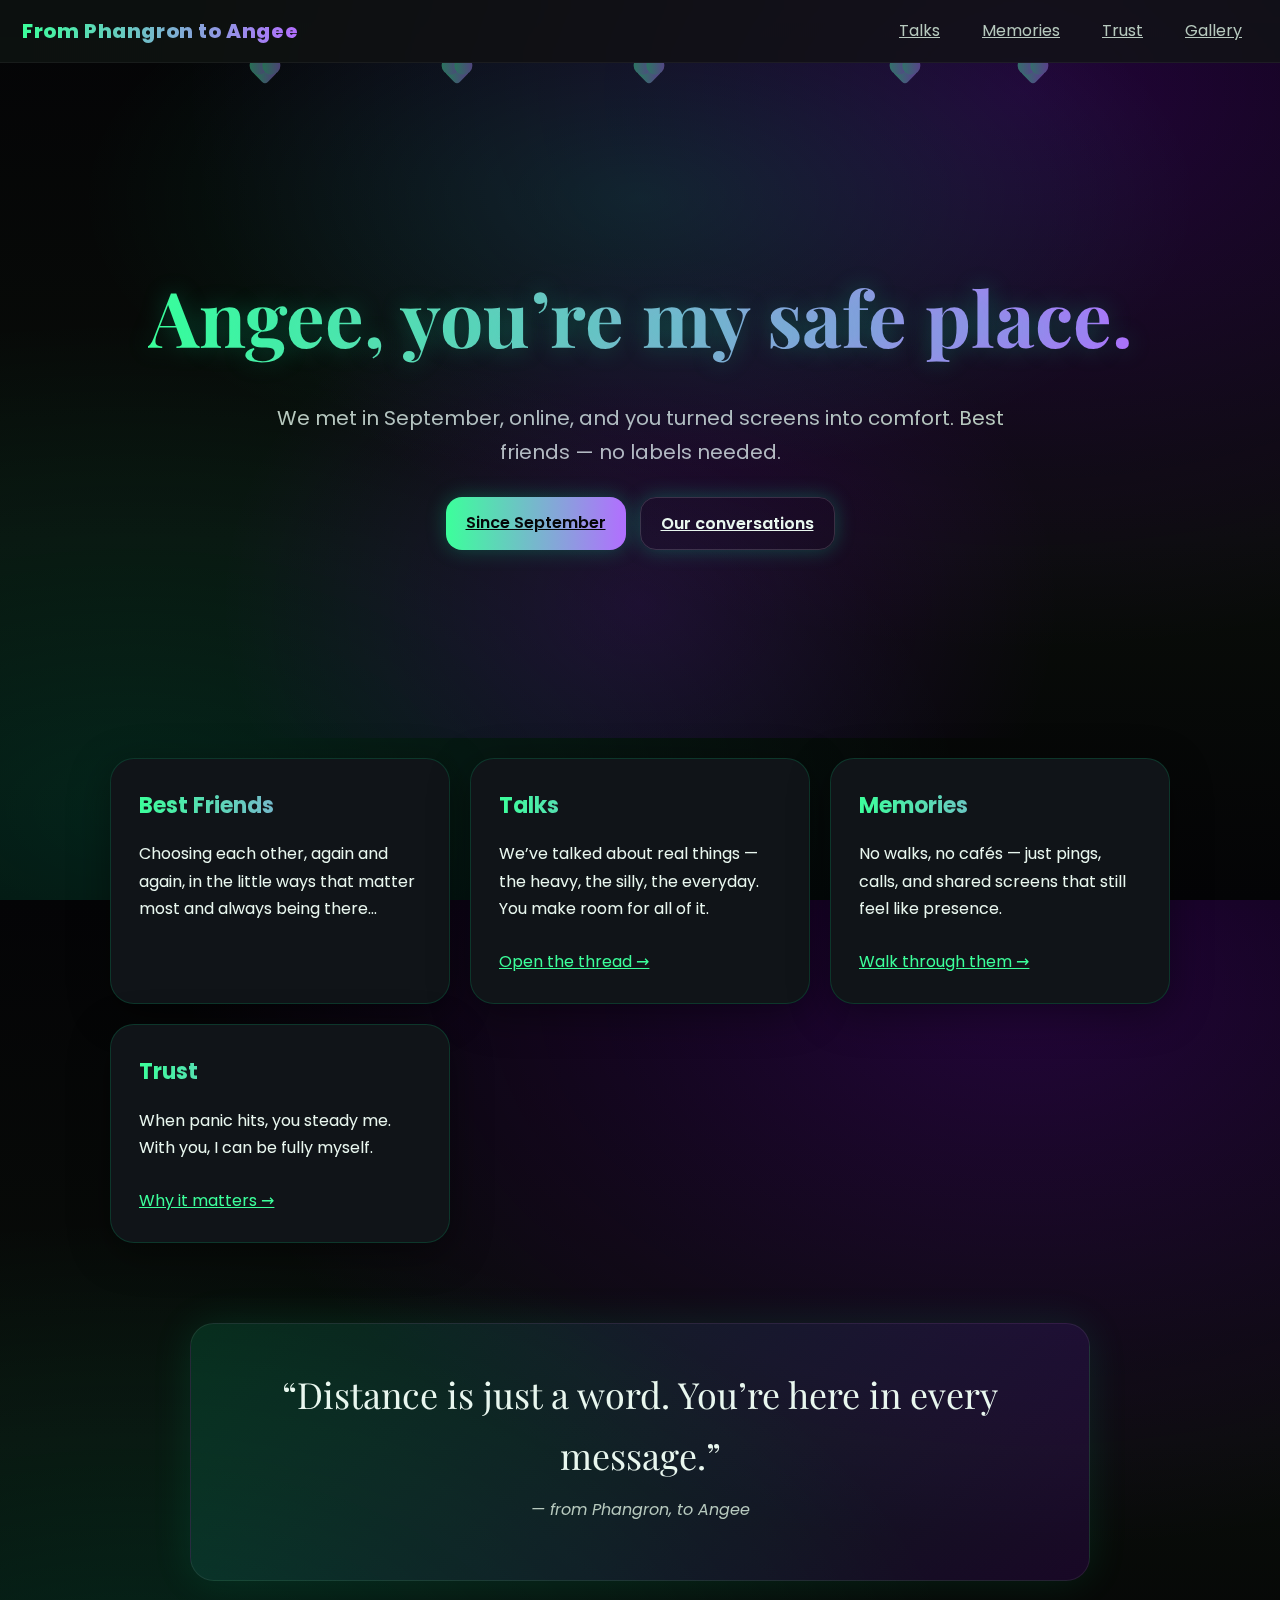
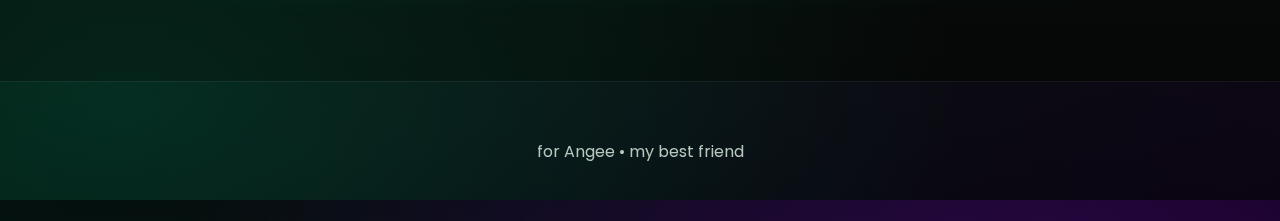
<file: index.html>
<!doctype html>
<html lang="en">
<head>
<meta charset="utf-8">
<meta name="viewport" content="width=device-width, initial-scale=1">
<title>Angee, My Best Friend</title>
<link rel="preconnect" href="https://fonts.googleapis.com">
<link href="https://fonts.googleapis.com/css2?family=Poppins:wght@300;400;600;800&family=Playfair+Display:wght@700;800&display=swap" rel="stylesheet">
<link rel="stylesheet" href="style.css">
<link rel="icon" href="data:image/svg+xml,%3Csvg xmlns='http://www.w3.org/2000/svg' viewBox='0 0 64 64'%3E%3Cpath fill='%23ff4d6d' d='M32 56s-22-12.7-22-28C10 17 18 12 24 12c5.4 0 8 3.6 8 3.6S34.6 12 40 12c6 0 14 5 14 16 0 15.3-22 28-22 28z'/%3E%3C/svg%3E">
</head>
<body>
<header class="site-header">
  <a class="logo" href="index.html">From Phangron to Angee</a>
  <nav class="nav">
    <a href="talks.html">Talks</a>
    <a href="memories.html">Memories</a>
    <a href="trust.html">Trust</a>
    <a href="gallery.html">Gallery</a>
  </nav>
</header>

<main>
  <section class="hero">
    <div class="halo"></div>
    <h1><span>Angee</span>, you’re my safe place.</h1>
    <p class="lead">We met in September, online, and you turned screens into comfort. Best friends — no labels needed.</p>
    <div class="cta">
      <a class="btn" href="memories.html">Since September</a>
      <a class="btn ghost" href="talks.html">Our conversations</a>
    </div>
    <div class="floating-hearts" aria-hidden="true">
      <div class="h h1"></div><div class="h h2"></div><div class="h h3"></div><div class="h h4"></div><div class="h h5"></div>
    </div>
  </section>

  <section class="grid">
    <article class="card">
      <h2>Best Friends</h2>
      <p>Choosing each other, again and again, in the little ways that matter most and always being there...</p>
    </article>
    <article class="card">
      <h2>Talks</h2>
      <p>We’ve talked about real things — the heavy, the silly, the everyday. You make room for all of it.</p>
      <a class="link" href="talks.html">Open the thread →</a>
    </article>
    <article class="card">
      <h2>Memories</h2>
      <p>No walks, no cafés — just pings, calls, and shared screens that still feel like presence.</p>
      <a class="link" href="memories.html">Walk through them →</a>
    </article>
    <article class="card">
      <h2>Trust</h2>
      <p>When panic hits, you steady me. With you, I can be fully myself.</p>
      <a class="link" href="trust.html">Why it matters →</a>
    </article>
  </section>

  <section class="quote">
    <blockquote>“Distance is just a word. You’re here in every message.”</blockquote>
    <p class="sig">— from Phangron, to Angee</p>
  </section>
</main>

<footer class="site-footer">
  <p>for Angee • my best friend</p>
</footer>
</body>
</html>
</file>
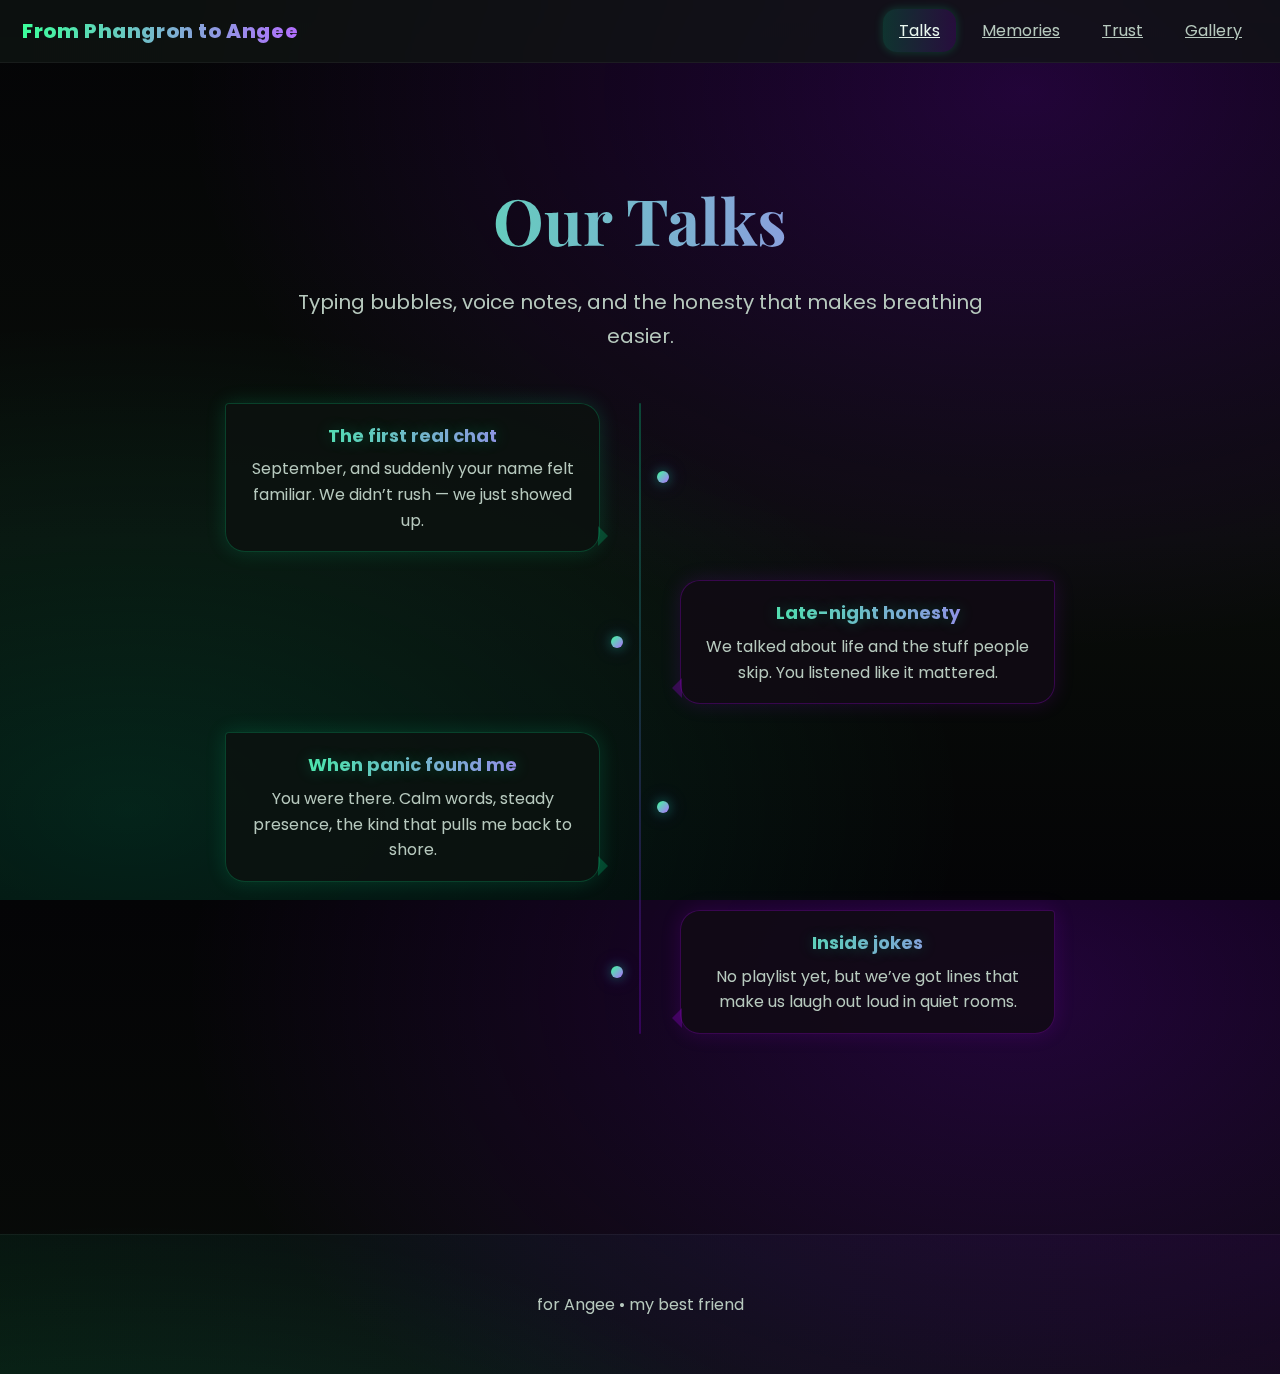
<file: talks.html>
<!doctype html>
<html lang="en">
<head>
<meta charset="utf-8">
<meta name="viewport" content="width=device-width, initial-scale=1">
<title>Talks • From Phangron to Angee</title>
<link rel="preconnect" href="https://fonts.googleapis.com">
<link href="https://fonts.googleapis.com/css2?family=Poppins:wght@300;400;600;800&family=Playfair+Display:wght@700;800&display=swap" rel="stylesheet">
<link rel="stylesheet" href="style.css">
<link rel="icon" href="data:image/svg+xml,%3Csvg xmlns='http://www.w3.org/2000/svg' viewBox='0 0 64 64'%3E%3Cpath fill='%23ff4d6d' d='M32 56s-22-12.7-22-28C10 17 18 12 24 12c5.4 0 8 3.6 8 3.6S34.6 12 40 12c6 0 14 5 14 16 0 15.3-22 28-22 28z'/%3E%3C/svg%3E">
</head>
<body>
<header class="site-header">
  <a class="logo" href="index.html">From Phangron to Angee</a>
  <nav class="nav">
    <a href="talks.html" aria-current="page">Talks</a>
    <a href="memories.html">Memories</a>
    <a href="trust.html">Trust</a>
    <a href="gallery.html">Gallery</a>
  </nav>
</header>

<main class="page">
  <h1>Our Talks</h1>
  <p class="lead">Typing bubbles, voice notes, and the honesty that makes breathing easier.</p>

  <div class="timeline">
    <div class="t-item">
      <div class="t-dot"></div>
      <div class="t-card">
        <h3>The first real chat</h3>
        <p>September, and suddenly your name felt familiar. We didn’t rush — we just showed up.</p>
      </div>
    </div>
    <div class="t-item">
      <div class="t-dot"></div>
      <div class="t-card">
        <h3>Late-night honesty</h3>
        <p>We talked about life and the stuff people skip. You listened like it mattered.</p>
      </div>
    </div>
    <div class="t-item">
      <div class="t-dot"></div>
      <div class="t-card">
        <h3>When panic found me</h3>
        <p>You were there. Calm words, steady presence, the kind that pulls me back to shore.</p>
      </div>
    </div>
    <div class="t-item">
      <div class="t-dot"></div>
      <div class="t-card">
        <h3>Inside jokes</h3>
        <p>No playlist yet, but we’ve got lines that make us laugh out loud in quiet rooms.</p>
      </div>
    </div>
  </div>
</main>

<footer class="site-footer">
  <p>for Angee • my best friend</p>
</footer>
</body>
</html>
</file>
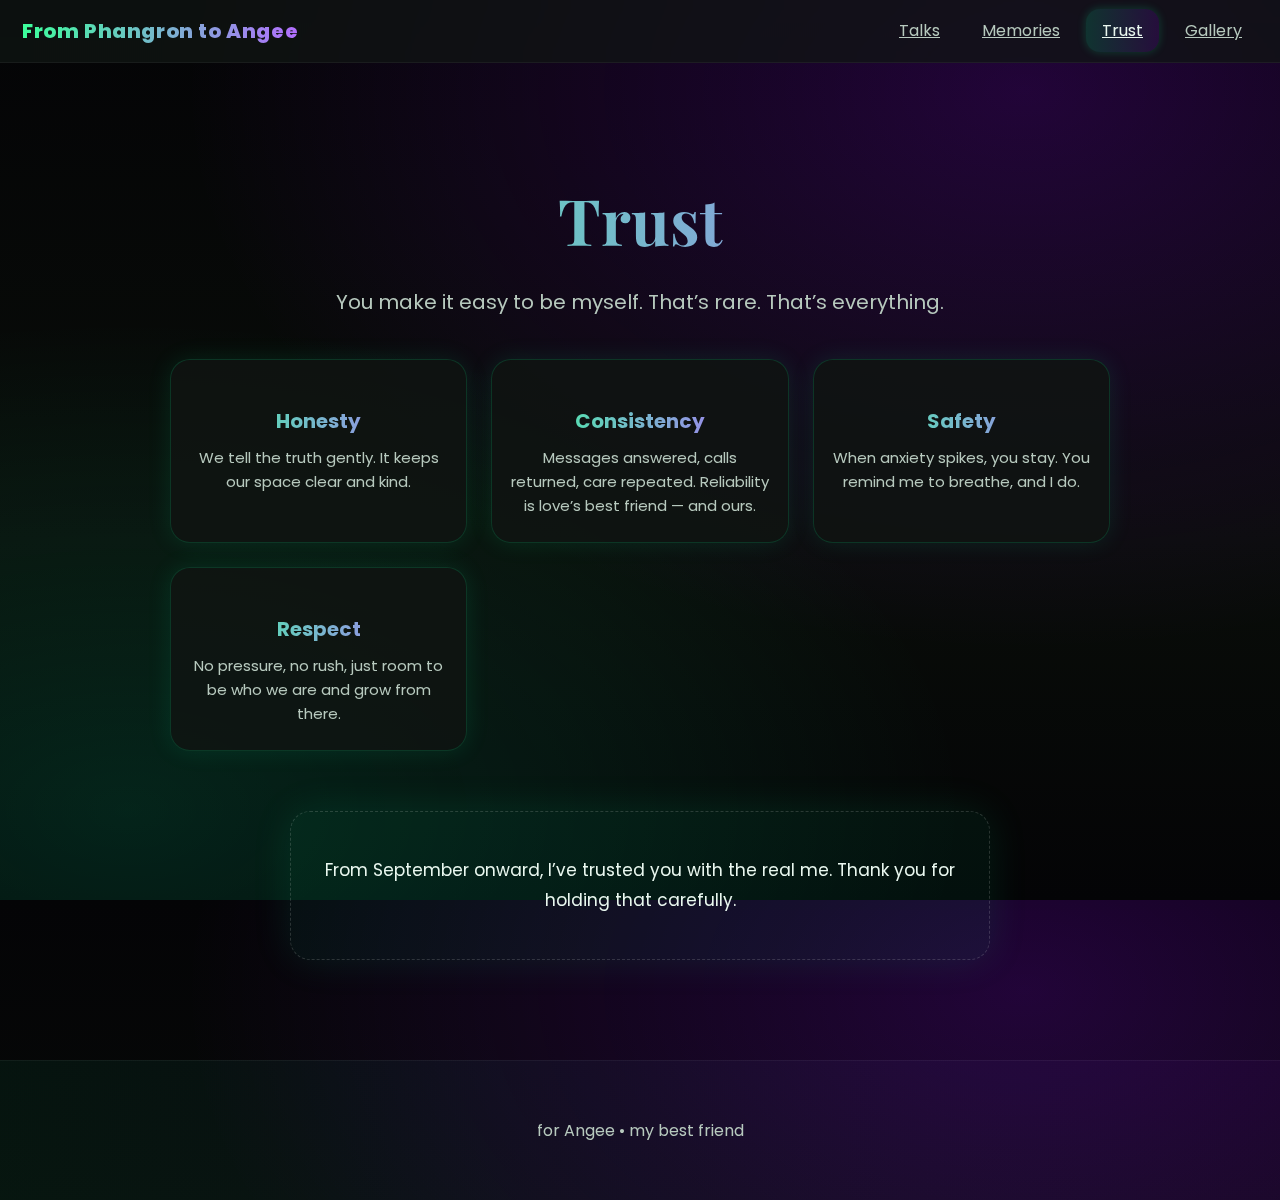
<file: trust.html>
<!doctype html>
<html lang="en">
<head>
<meta charset="utf-8">
<meta name="viewport" content="width=device-width, initial-scale=1">
<title>Trust • From Phangron to Angee</title>
<link rel="preconnect" href="https://fonts.googleapis.com">
<link href="https://fonts.googleapis.com/css2?family=Poppins:wght@300;400;600;800&family=Playfair+Display:wght@700;800&display=swap" rel="stylesheet">
<link rel="stylesheet" href="style.css">
<link rel="icon" href="data:image/svg+xml,%3Csvg xmlns='http://www.w3.org/2000/svg' viewBox='0 0 64 64'%3E%3Cpath fill='%23ff4d6d' d='M32 56s-22-12.7-22-28C10 17 18 12 24 12c5.4 0 8 3.6 8 3.6S34.6 12 40 12c6 0 14 5 14 16 0 15.3-22 28-22 28z'/%3E%3C/svg%3E">
</head>
<body>
<header class="site-header">
  <a class="logo" href="index.html">From Phangron to Angee</a>
  <nav class="nav">
    <a href="talks.html">Talks</a>
    <a href="memories.html">Memories</a>
    <a href="trust.html" aria-current="page">Trust</a>
    <a href="gallery.html">Gallery</a>
  </nav>
</header>

<main class="page">
  <h1>Trust</h1>
  <p class="lead">You make it easy to be myself. That’s rare. That’s everything.</p>

  <div class="pillars">
    <div class="pillar">
      <h3>Honesty</h3>
      <p>We tell the truth gently. It keeps our space clear and kind.</p>
    </div>
    <div class="pillar">
      <h3>Consistency</h3>
      <p>Messages answered, calls returned, care repeated. Reliability is love’s best friend — and ours.</p>
    </div>
    <div class="pillar">
      <h3>Safety</h3>
      <p>When anxiety spikes, you stay. You remind me to breathe, and I do.</p>
    </div>
    <div class="pillar">
      <h3>Respect</h3>
      <p>No pressure, no rush, just room to be who we are and grow from there.</p>
    </div>
  </div>

  <div class="promise">
    <p>From September onward, I’ve trusted you with the real me. Thank you for holding that carefully.</p>
  </div>
</main>

<footer class="site-footer">
  <p>for Angee • my best friend</p>
</footer>
</body>
</html>
</file>
<file: style.css>
/* ===============================
   FROM PHANGRON TO ANGEE 🌿💜
   Elegant Neon Friendship Theme
   =============================== */

:root {
  --bg-dark: #050608;
  --panel: #0c0f10;
  --card: #101418;
  --text: #e9f7ef;
  --muted: #b7c9be;
  --accent-green: #3cff9b;
  --accent-purple: #b26eff;
  --accent-glow-green: rgba(0,255,170,0.65);
  --accent-glow-purple: rgba(180,0,255,0.55);
  --glass: rgba(255,255,255,0.06);
  --radius: 24px;
  --shadow: 0 10px 40px rgba(0,0,0,0.4);
  --transition: 0.35s cubic-bezier(0.4, 0, 0.2, 1);
}

/* Smooth base */
* {
  box-sizing: border-box;
  -webkit-font-smoothing: antialiased;
  -moz-osx-font-smoothing: grayscale;
}

html, body {
  height: 100%;
  scroll-behavior: smooth;
}

body {
  margin: 0;
  color: var(--text);
  background:
    radial-gradient(1200px 800px at 80% 10%, rgba(150,0,255,0.2), transparent 70%),
    radial-gradient(1200px 700px at 10% 90%, rgba(0,255,170,0.12), transparent 70%),
    linear-gradient(180deg, #040406, #090d09 60%, #040406 100%);
  font-family: "Poppins", system-ui, sans-serif;
  line-height: 1.7;
  animation: hueShift 40s infinite linear;
  overflow-x: hidden;
}

/* ========== Animations ========== */
@keyframes hueShift {
  0% { filter: hue-rotate(0deg); }
  100% { filter: hue-rotate(360deg); }
}
@keyframes glowPulse {
  0%, 100% { box-shadow: 0 0 25px var(--accent-glow-green), 0 0 60px var(--accent-glow-purple); }
  50% { box-shadow: 0 0 35px var(--accent-glow-purple), 0 0 80px var(--accent-glow-green); }
}
@keyframes floatUp {
  0%, 100% { transform: translateY(0); }
  50% { transform: translateY(-6px); }
}
@keyframes fadeIn {
  from { opacity: 0; transform: translateY(20px); }
  to { opacity: 1; transform: translateY(0); }
}
@keyframes rise {
  0% { bottom: -40px; transform: translateX(0) rotate(-45deg); opacity: 0.7; }
  50% { opacity: 0.9; }
  100% { bottom: 110%; transform: translateX(-20px) rotate(-45deg); opacity: 0; }
}

/* ========== Header ========== */
.site-header {
  position: sticky;
  top: 0;
  z-index: 100;
  display: flex;
  justify-content: space-between;
  align-items: center;
  padding: 14px 22px;
  background: rgba(15, 20, 18, 0.8);
  backdrop-filter: blur(12px) saturate(140%);
  border-bottom: 1px solid rgba(255,255,255,0.05);
  animation: fadeIn 1.2s ease both;
}

.logo {
  font-weight: 800;
  letter-spacing: 0.6px;
  font-size: 20px;
  background: linear-gradient(90deg, var(--accent-green), var(--accent-purple));
  -webkit-background-clip: text;
  background-clip: text;
  color: transparent;
  transition: var(--transition);
}

.logo:hover {
  filter: brightness(1.3);
  transform: scale(1.04);
}

.nav a {
  padding: 10px 16px;
  margin-left: 6px;
  border-radius: 14px;
  color: var(--muted);
  transition: var(--transition);
}

.nav a:hover,
.nav a[aria-current="page"] {
  color: var(--text);
  background: linear-gradient(90deg, rgba(0,255,170,0.15), rgba(150,0,255,0.15));
  box-shadow: 0 0 10px rgba(0,255,153,0.2);
}

/* ========== Hero ========== */
.hero {
  min-height: 75vh;
  display: flex;
  flex-direction: column;
  align-items: center;
  justify-content: center;
  text-align: center;
  padding: 64px 20px;
  position: relative;
  overflow: hidden;
  animation: fadeIn 1.4s ease both;
}

.hero::before {
  content: "";
  position: absolute;
  inset: 0;
  background: radial-gradient(800px 400px at 50% 20%, rgba(0,255,170,0.12), transparent 70%),
              radial-gradient(600px 500px at 50% 80%, rgba(150,0,255,0.15), transparent 70%);
  z-index: 0;
  animation: floatUp 8s infinite ease-in-out;
}

.hero h1 {
  font-family: "Playfair Display", serif;
  font-size: clamp(40px, 6vw, 80px);
  margin: 0;
  z-index: 1;
  background: linear-gradient(90deg, var(--accent-green), var(--accent-purple));
  -webkit-background-clip: text;
  background-clip: text;
  color: transparent;
  text-shadow: 0 0 25px rgba(0,255,170,0.25);
  animation: glowPulse 6s ease-in-out infinite;
}

.hero .lead {
  max-width: 750px;
  color: var(--muted);
  font-size: clamp(16px, 2vw, 20px);
  margin: 20px auto 28px;
  animation: fadeIn 1.8s ease both;
}

.cta {
  display: flex;
  flex-wrap: wrap;
  gap: 14px;
  justify-content: center;
  z-index: 1;
}

.btn {
  background: linear-gradient(90deg, var(--accent-green), var(--accent-purple));
  color: var(--bg-dark);
  padding: 12px 20px;
  border-radius: 16px;
  font-weight: 600;
  box-shadow: 0 0 20px rgba(0,255,170,0.25);
  transition: var(--transition);
}

.btn:hover {
  transform: translateY(-3px) scale(1.05);
  box-shadow: 0 0 25px var(--accent-glow-green), 0 0 50px var(--accent-glow-purple);
}

.btn.ghost {
  background: transparent;
  border: 1px solid rgba(255,255,255,0.15);
  color: var(--text);
}

/* Floating Glow Hearts */
.floating-hearts {
  position: absolute;
  inset: 0;
  overflow: hidden;
  pointer-events: none;
}
.h {
  position: absolute;
  width: 18px;
  height: 18px;
  left: 50%;
  background: linear-gradient(135deg, var(--accent-green), var(--accent-purple));
  transform: rotate(-45deg);
  border-radius: 4px;
  opacity: 0.45;
  animation: rise 10s linear infinite;
}
.h::before, .h::after {
  content: "";
  position: absolute;
  width: 18px;
  height: 18px;
  border-radius: 50%;
  background: inherit;
}
.h::before { top: -9px; left: 0; }
.h::after { left: 9px; top: 0; }
.h1 { left: 20%; animation-delay: -3s; }
.h2 { left: 35%; animation-duration: 9s; animation-delay: -4s; }
.h3 { left: 50%; animation-duration: 11s; }
.h4 { left: 70%; animation-delay: -2s; }
.h5 { left: 80%; animation-duration: 12s; }

/* ========== Content Cards (Home) ========== */
.grid {
  display: grid;
  gap: 20px;
  grid-template-columns: repeat(auto-fit, minmax(300px, 1fr));
  padding: 20px;
  max-width: 1100px;
  margin: 0 auto 60px;
}
.card {
  background: var(--card);
  border: 1px solid rgba(0,255,153,0.15);
  border-radius: var(--radius);
  padding: 28px;
  box-shadow: var(--shadow);
  transition: var(--transition);
}
.card:hover {
  transform: translateY(-6px) scale(1.02);
  box-shadow: 0 0 25px rgba(0,255,170,0.3), 0 0 60px rgba(150,0,255,0.3);
}
.card h2 {
  font-size: 22px;
  margin: 0 0 8px;
  background: linear-gradient(90deg, var(--accent-green), var(--accent-purple));
  -webkit-background-clip: text;
  background-clip: text;
  color: transparent;
}
.card .link {
  display: inline-block;
  margin-top: 10px;
  color: var(--accent-green);
}

/* ========== Quote Block ========== */
.quote {
  max-width: 900px;
  margin: 40px auto 100px;
  padding: 40px 24px;
  background: linear-gradient(135deg, rgba(0,255,153,0.12), rgba(150,0,255,0.12));
  border: 1px solid rgba(255,255,255,0.08);
  border-radius: var(--radius);
  text-align: center;
  box-shadow: 0 0 40px rgba(0,255,153,0.1);
  animation: fadeIn 2s ease both, glowPulse 10s ease-in-out infinite;
}
.quote blockquote {
  font-family: "Playfair Display", serif;
  font-size: clamp(22px, 3.5vw, 36px);
  margin: 0;
}
.sig {
  margin-top: 10px;
  color: var(--muted);
  font-style: italic;
}

/* ========== PAGE SECTIONS ========== */
.page {
  max-width: 1000px;
  margin: 0 auto;
  padding: 60px 20px 100px;
  text-align: center;
  animation: fadeIn 1.5s ease both;
}
.page h1 {
  font-family: "Playfair Display", serif;
  font-size: clamp(36px, 5vw, 64px);
  margin-bottom: 10px;
  background: linear-gradient(90deg, var(--accent-green), var(--accent-purple));
  -webkit-background-clip: text;
  background-clip: text;
  color: transparent;
}
.page .lead {
  color: var(--muted);
  font-size: clamp(16px, 2vw, 20px);
  margin: 0 auto 40px;
  max-width: 700px;
  line-height: 1.7;
}

/* ========== Memories (Masonry) ========== */
.masonry {
  display: grid;
  gap: 24px;
  grid-template-columns: repeat(auto-fit, minmax(260px, 1fr));
  justify-content: center;
  margin: 0 auto 60px;
  padding: 0 10px;
  animation: fadeIn 2s ease both;
}
.polaroid {
  background: var(--panel);
  border: 1px solid rgba(0,255,153,0.15);
  border-radius: 20px;
  overflow: hidden;
  box-shadow: 0 0 25px rgba(0,255,153,0.15);
  transition: var(--transition);
}
.polaroid:hover {
  transform: translateY(-5px) scale(1.03);
  box-shadow: 0 0 35px rgba(0,255,153,0.25), 0 0 50px rgba(150,0,255,0.25);
}
.polaroid img {
  width: 100%;
  aspect-ratio: 4/3;
  object-fit: cover;
  transition: 0.6s ease;
}
.polaroid:hover img { transform: scale(1.05); }
.polaroid figcaption {
  padding: 12px 10px 16px;
  font-size: 15px;
  color: var(--muted);
  text-align: center;
  font-style: italic;
}

/* ========== Trust (Pillars) ========== */
.pillars {
  display: grid;
  gap: 24px;
  justify-content: center;
  grid-template-columns: repeat(auto-fit, minmax(220px, 1fr));
  margin: 40px auto;
  padding: 0 10px;
  animation: fadeIn 1.8s ease both;
}
.pillar {
  background: rgba(15, 20, 18, 0.85);
  border: 1px solid rgba(0,255,153,0.15);
  border-radius: 20px;
  padding: 24px 18px;
  box-shadow: 0 0 25px rgba(0,255,153,0.1);
  transition: var(--transition);
}
.pillar:hover {
  transform: translateY(-5px) scale(1.03);
  box-shadow: 0 0 35px rgba(0,255,153,0.25), 0 0 45px rgba(150,0,255,0.25);
}
.pillar h3 {
  margin-bottom: 8px;
  font-size: 20px;
  background: linear-gradient(90deg, var(--accent-green), var(--accent-purple));
  -webkit-background-clip: text;
  background-clip: text;
  color: transparent;
}
.pillar p {
  color: var(--muted);
  font-size: 15px;
  margin: 0;
  line-height: 1.6;
}
.promise {
  margin-top: 60px;
  padding: 26px 20px;
  max-width: 700px;
  margin-left: auto;
  margin-right: auto;
  border-radius: 20px;
  border: 1px dashed rgba(255,255,255,0.15);
  background: rgba(0,255,153,0.05);
  font-size: 17px;
  color: var(--text);
  line-height: 1.8;
  box-shadow: 0 0 40px rgba(0,255,153,0.1);
}

/* ========== Little Things / Gallery ========== */
.gallery {
  display: grid;
  gap: 24px;
  grid-template-columns: repeat(auto-fit, minmax(250px, 1fr));
  justify-content: center;
  margin: 40px auto 80px;
  max-width: 1100px;
  animation: fadeIn 1.8s ease both;
}
.gallery figure {
  background: var(--panel);
  border: 1px solid rgba(0,255,153,0.1);
  border-radius: 20px;
  overflow: hidden;
  box-shadow: 0 0 25px rgba(0,255,153,0.1);
  transition: var(--transition);
}
.gallery figure:hover {
  transform: translateY(-4px) scale(1.03);
  box-shadow: 0 0 35px rgba(150,0,255,0.25), 0 0 45px rgba(0,255,153,0.25);
}
.gallery img {
  width: 100%;
  height: 240px;
  object-fit: cover;
  transition: transform 0.8s ease;
}
.gallery figure:hover img { transform: scale(1.08); }
.gallery figcaption {
  padding: 14px;
  color: var(--muted);
  text-align: center;
  font-size: 15px;
  font-style: italic;
}

/* ========== Footer ========== */
.site-footer {
  padding: 40px 20px;
  text-align: center;
  color: var(--muted);
  background: linear-gradient(90deg, rgba(0,255,153,0.05), rgba(150,0,255,0.05));
  border-top: 1px solid rgba(255,255,255,0.05);
  animation: fadeIn 2s ease both;
}
.site-footer p {
  animation: floatUp 8s ease-in-out infinite;
}

/* Responsive Touches */
@media (max-width: 700px) {
  .page { padding: 40px 15px 80px; }
  .page h1 { font-size: 38px; }
  .gallery img { height: 200px; }
}
/* ===============================
   TALKS PAGE — CONVERSATION BUBBLES
   =============================== */

.timeline {
  position: relative;
  margin: 50px auto 100px;
  max-width: 850px;
  padding: 0 10px;
  display: flex;
  flex-direction: column;
  gap: 28px;
}

.timeline::before {
  content: "";
  position: absolute;
  left: 50%;
  top: 0;
  bottom: 0;
  width: 2px;
  background: linear-gradient(
    180deg,
    rgba(0, 255, 153, 0.25),
    rgba(150, 0, 255, 0.25)
  );
  transform: translateX(-50%);
  border-radius: 2px;
}

.t-item {
  position: relative;
  width: calc(50% - 40px);
  padding: 18px 22px;
  background: rgba(12, 18, 15, 0.85);
  border: 1px solid rgba(0, 255, 153, 0.2);
  border-radius: 20px;
  color: var(--text);
  line-height: 1.6;
  box-shadow: 0 0 20px rgba(0, 255, 153, 0.15);
  animation: talkBubbleIn 1s ease both;
}

/* Alternate sides */
.t-item:nth-child(odd) {
  align-self: flex-start;
  border-top-left-radius: 4px;
  transform-origin: left;
}
.t-item:nth-child(even) {
  align-self: flex-end;
  border-top-right-radius: 4px;
  background: rgba(17, 11, 20, 0.85);
  border: 1px solid rgba(180, 0, 255, 0.25);
  box-shadow: 0 0 20px rgba(180, 0, 255, 0.15);
  transform-origin: right;
}

/* Pointer “tails” */
.t-item:nth-child(odd)::after,
.t-item:nth-child(even)::after {
  content: "";
  position: absolute;
  bottom: 0;
  width: 0;
  height: 0;
  border: 10px solid transparent;
}
.t-item:nth-child(odd)::after {
  left: 100%;
  border-left-color: rgba(0, 255, 153, 0.2);
  margin-left: -1px;
  transform: translateY(-5px);
}
.t-item:nth-child(even)::after {
  right: 100%;
  border-right-color: rgba(180, 0, 255, 0.25);
  margin-right: -1px;
  transform: translateY(-5px);
}

/* Headings inside bubbles */
.t-card h3 {
  margin: 0 0 6px;
  font-size: 18px;
  background: linear-gradient(90deg, var(--accent-green), var(--accent-purple));
  -webkit-background-clip: text;
  background-clip: text;
  color: transparent;
  text-shadow: 0 0 15px rgba(0, 255, 170, 0.25);
}

.t-card p {
  margin: 0;
  color: var(--muted);
}

/* Animation */
@keyframes talkBubbleIn {
  0% {
    opacity: 0;
    transform: scale(0.8) translateY(20px);
    filter: blur(3px);
  }
  100% {
    opacity: 1;
    transform: scale(1) translateY(0);
    filter: blur(0);
  }
}

/* Subtle glowing dots beside each bubble */
.t-item::before {
  content: "";
  position: absolute;
  top: 50%;
  width: 12px;
  height: 12px;
  border-radius: 50%;
  transform: translateY(-50%);
  background: linear-gradient(135deg, var(--accent-green), var(--accent-purple));
  box-shadow: 0 0 12px rgba(0,255,170,0.4), 0 0 20px rgba(150,0,255,0.3);
}
.t-item:nth-child(odd)::before { right: -70px; }
.t-item:nth-child(even)::before { left: -70px; }

/* Responsive layout — stack bubbles neatly */
@media (max-width: 760px) {
  .timeline::before { left: 20px; }
  .t-item {
    width: 100%;
    margin-left: 40px;
    align-self: flex-start;
  }
  .t-item::before { left: -28px; right: auto; }
  .t-item:nth-child(even) {
    background: rgba(17, 11, 20, 0.85);
    border: 1px solid rgba(180, 0, 255, 0.25);
  }
  .t-item::after {
    left: -10px;
    right: auto;
    border: 10px solid transparent;
    border-right-color: rgba(150,0,255,0.25);
    transform: rotate(180deg) translateY(-5px);
  }
}
</file>
